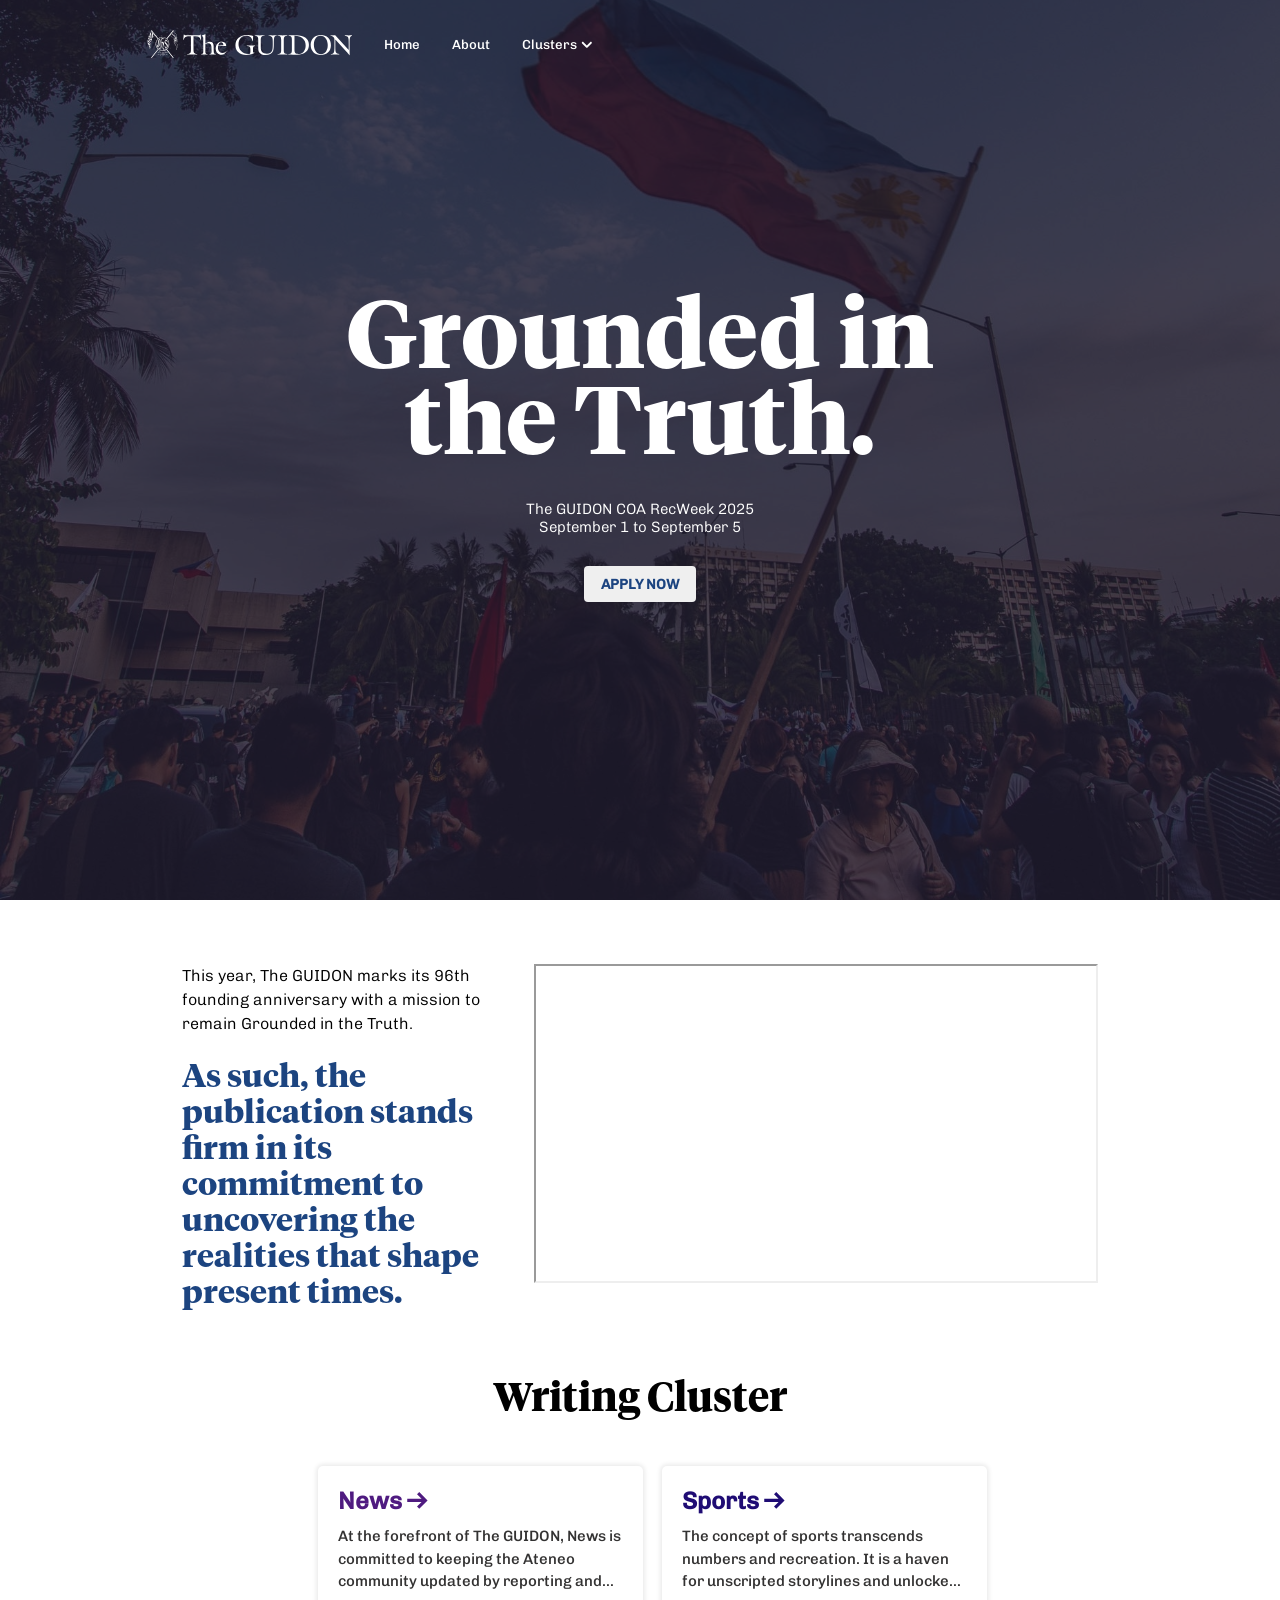
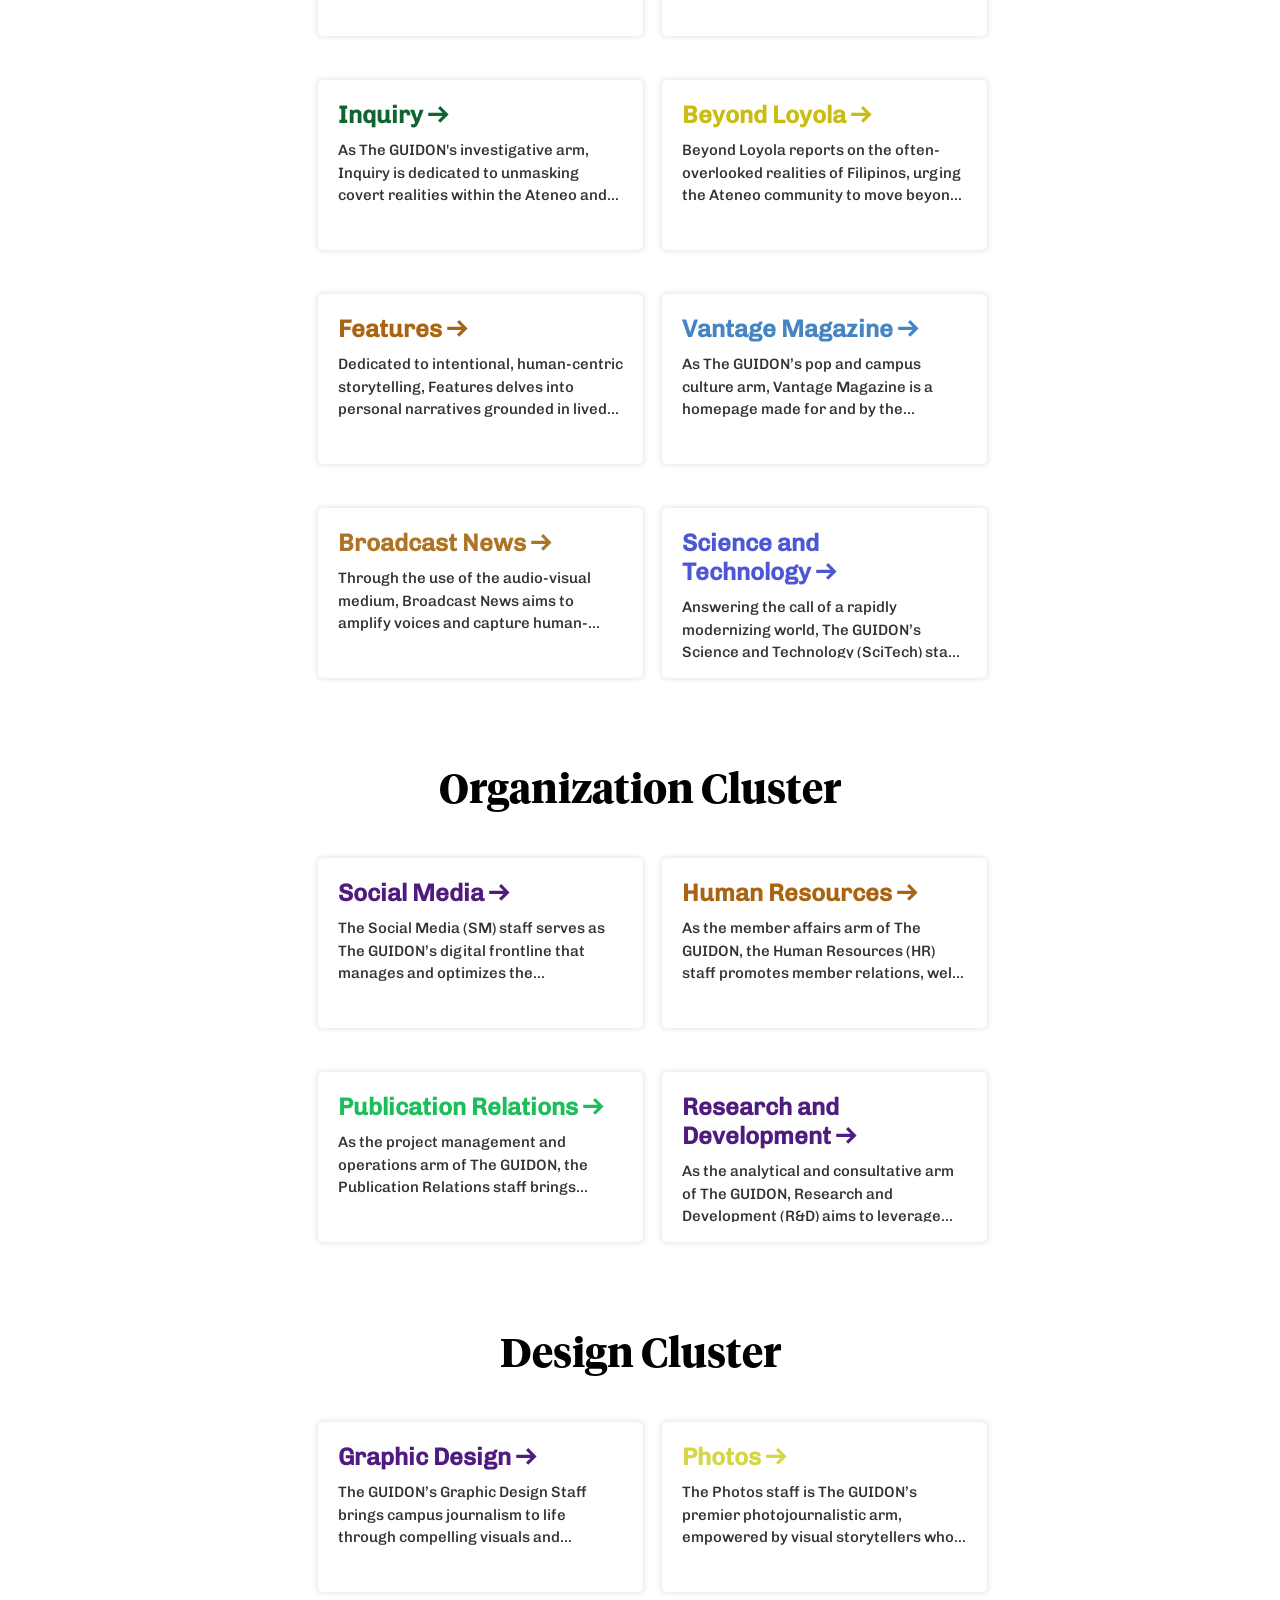
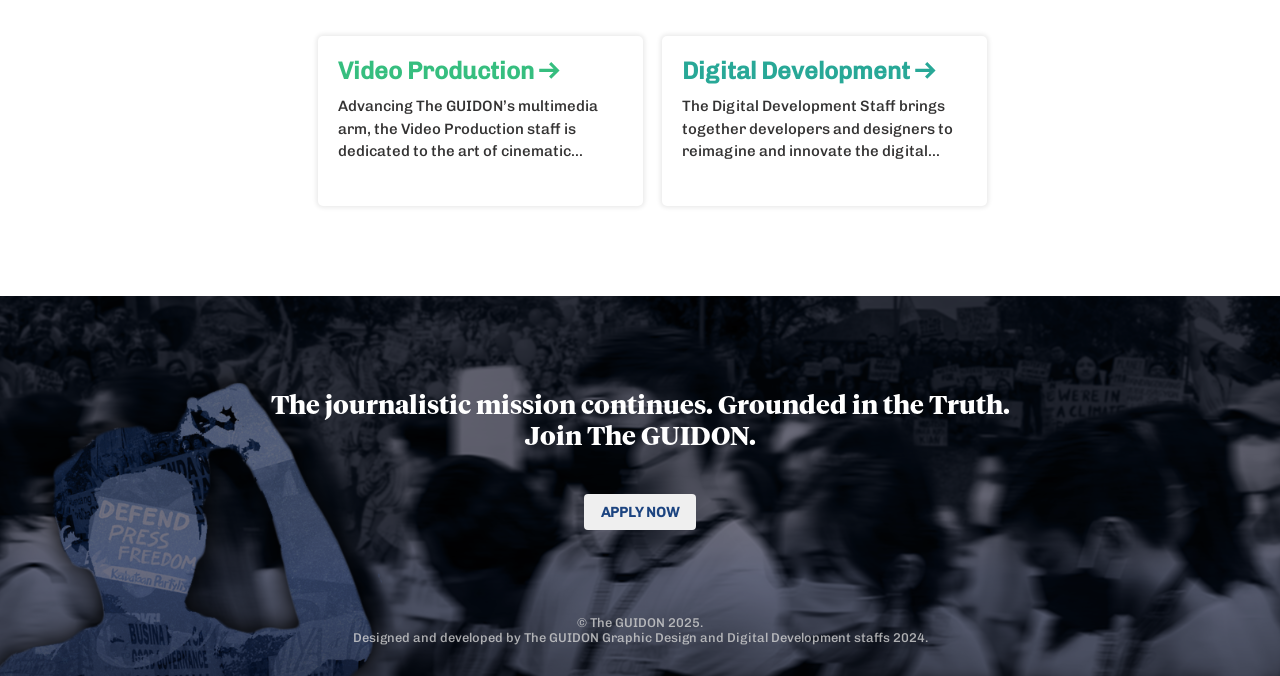
<file: index.html>
<!DOCTYPE html>
<html lang="en">
<head>
    <meta charset="UTF-8">
    <meta name="viewport" content="width=device-width, initial-scale=1.0">
    <title>Join the Guidon</title>
    <link rel="stylesheet" charset="UTF-8" href="styles/guidon.css">
    <script src="scripts/navbar.js"></script>
    <script src="scripts/carousel_bg.js"></script>
</head>

<body>
    <nav class="navbar">
        <a class="navbar-logo" href="#"></a>
        <div class="navbar-links">
            <a class="navbar-home" href="#"> Home </a>
            <a class="navbar-about"> About </a>
            <a class="navbar-clusters"> Clusters <img src="images/drop-down.svg"> </a>
        </div>
        <button> APPLY NOW </button>
    </nav>
    
    <header> 
        <img class="carousel-bg" src="images/bg0.jpg">
        <img class="carousel-bg" src="images/bg1.jpg">
        <img class="carousel-bg" src="images/bg2.jpg">
        <img class="carousel-bg" src="images/bg3.jpg">
        <img class="carousel-bg" src="images/bg4.jpg">
        <img class="carousel-bg" src="images/bg5.jpg">
        <div class="carousel-filter"></div>

        <div class="header-text">
            <h1> Grounded in the Truth. </h1> 
            <div class="header-info"> 
                <p> The GUIDON COA RecWeek 2025</p>
                <p> September 1 to September 5 </p>
             </div>
             <button> APPLY NOW </button>
        </div>
    </header>

    <main> 
        <section class="container-intro"> 
            <blockquote>
                <p> This year, The GUIDON marks its 96th founding anniversary with a mission to remain Grounded in the Truth. </p>
                <h1> As such, the publication stands firm in its commitment to uncovering the realities that shape present times. </h1>
            </blockquote>
            <iframe id="intro-video" src="https://drive.google.com/file/d/1VMAQVI6cZcUE5ozHxGQJJK94k5BQRbk-/preview" allow="autoplay"></iframe>
        </section>

        <section class="container-allClusters">
            <section id="writingCluster" class="">
                <h1> Writing Cluster </h1> 
                <section class="container-cluster"> 
                    <section> 
                        <a>
                            <h2 style="color: rgb(79, 27, 128)"> News 
                                <svg class="arrow" width="21" height="17">
                                    <path id="Vector" fill-rule="evenodd" clip-rule="evenodd" d="M12.2466 16.7533L20.5723 8.42771L12.2466 0.102128L10.0265 2.3222L14.5621 6.85836L0.24486 6.85806L0.245436 9.99791L14.5618 9.99791L10.0265 14.5332L12.2466 16.7533Z"
                                    fill="rgb(79, 27, 128)"></path>
                                </svg>
                            </h2>
                            <p>
                                At the forefront of The GUIDON, News is committed to keeping the Ateneo community updated by reporting and documenting all relevant events and issues within the Higher Education undergraduate community.
                                Writing for News entails unraveling the truth behind pressing campus concerns through print and online stories. Through multimedia outputs, News aims to reach a wider audience and ensure that every story
                                is amplified and valued. In service of all Ateneo sectors, News staffers are expected to think critically and creatively to produce newsworthy content without compromising quality, accuracy, and journalistic 
                                ethics. Above all, News staffers must be proactive and quick on their feet when pursuing possible stories. 
                            </p>
                        </a>
                    </section>
                    <section> 
                        <a>
                            <h2 style="color: rgb(31, 12, 116)"> Sports
                                <svg class="arrow" width="21" height="17">
                                    <path id="Vector" fill-rule="evenodd" clip-rule="evenodd" d="M12.2466 16.7533L20.5723 8.42771L12.2466 0.102128L10.0265 2.3222L14.5621 6.85836L0.24486 6.85806L0.245436 9.99791L14.5618 9.99791L10.0265 14.5332L12.2466 16.7533Z"
                                    fill="rgb(31, 12, 116)"></path>
                                </svg>     
                            </h2>
                            <p>
                                The concept of sports transcends numbers and recreation. It is a haven for unscripted storylines and unlocked personalities, as well as a platform for athletic aspirations to materialize.
                                Grounded in the truth, the mission of The GUIDON Sports is to bring all of these mentioned elements onto the screens and broadsheets, providing its audience with engaging stories that are
                                both entertaining and relevant to the Ateneo and Philippine contexts. Beyond the final score, The GUIDON Sports is committed to spotlighting the unwavering spirit of the Blue Eagles, while
                                consistently bringing each game closer to the Ateneo community and deepening engagement in every triumph and loss.
                            </p>
                        </a>
                    </section>
                    <section> 
                        <a>
                            <h2 style="color: rgb(17, 100, 49)"> Inquiry
                                <svg class="arrow" width="21" height="17">
                                    <path id="Vector" fill-rule="evenodd" clip-rule="evenodd" d="M12.2466 16.7533L20.5723 8.42771L12.2466 0.102128L10.0265 2.3222L14.5621 6.85836L0.24486 6.85806L0.245436 9.99791L14.5618 9.99791L10.0265 14.5332L12.2466 16.7533Z" 
                                    fill="rgb(17, 100, 49)"></path>
                                </svg>  </h2>
                            <p> 
                                As The GUIDON's investigative arm, Inquiry is dedicated to unmasking covert realities within the Ateneo and Katipunan. The staff seeks to bring prevalent, deep-rooted, and sociopolitical
                                phenomena closer to the Atenean sensibility through data-driven stories supported by humanized narratives. With the goal of delving deeper into the truths, Inquiry staffers must be dauntless 
                                in probing and writing critical stories that concern the Ateneo community. To uphold accuracy and capture the nuances of complex issues, they must aspire to be effective writers grounded
                                in meticulous research, in-depth analysis, and empathetic storytelling.
                            </p>
                        </a>
                    </section>
                    <section> 
                        <a>
                            <h2 style="color: rgb(201, 189, 19)"> Beyond Loyola 
                                <svg class="arrow" width="21" height="17">
                                    <path id="Vector" fill-rule="evenodd" clip-rule="evenodd" d="M12.2466 16.7533L20.5723 8.42771L12.2466 0.102128L10.0265 2.3222L14.5621 6.85836L0.24486 6.85806L0.245436 9.99791L14.5618 9.99791L10.0265 14.5332L12.2466 16.7533Z" 
                                    fill="rgb(201, 189, 19)"></path>
                                </svg>   
                            </h2>
                            <p>
                                Beyond Loyola reports on the often-overlooked realities of Filipinos, urging the Ateneo community to move beyond academic boundaries in the pursuit of truth. In doing so, the staff seeks to 
                                spark outward-looking discourse on Philippine culture, society, politics, and economics. Through meaningful engagement with these issues, Beyond Loyola upholds critical analysis, social awareness, and
                                timely reportage, aiding Filipinos, including Ateneans, to understand their role within both local and global contexts.
                            </p>
                        </a>
                    </section>
                    <section> 
                        <a>
                            <h2 style="color: rgb(170, 99, 17)"> Features
                                <svg class="arrow" width="21" height="17">
                                    <path id="Vector" fill-rule="evenodd" clip-rule="evenodd" d="M12.2466 16.7533L20.5723 8.42771L12.2466 0.102128L10.0265 2.3222L14.5621 6.85836L0.24486 6.85806L0.245436 9.99791L14.5618 9.99791L10.0265 14.5332L12.2466 16.7533Z" 
                                    fill="rgb(170, 99, 17)"></path>
                                </svg>   
                             </h2>
                            <p>
                                Dedicated to intentional, human-centric storytelling, Features delves into personal narratives grounded in lived experiences and sociopolitical realities. In their pursuit of truth, its staffers 
                                aim to humanize society’s cultural phenomena and trending stories through creative and impactful storytelling. The staff boldly challenges oppressive structures by bringing underrepresented and 
                                sidelined identities to the forefront of public discourse.
                            </p>
                        </a>
                    </section>
                    <section> 
                        <a>
                            <h2 style="color: rgb(69, 133, 194)"> Vantage Magazine 
                                <svg class="arrow" width="21" height="17">
                                    <path id="Vector" fill-rule="evenodd" clip-rule="evenodd" d="M12.2466 16.7533L20.5723 8.42771L12.2466 0.102128L10.0265 2.3222L14.5621 6.85836L0.24486 6.85806L0.245436 9.99791L14.5618 9.99791L10.0265 14.5332L12.2466 16.7533Z" 
                                    fill="rgb(69, 133, 194)"></path>
                                </svg>   
                            </h2>
                            <p>
                                As The GUIDON’s pop and campus culture arm, Vantage Magazine is a homepage made for and by the Atenean. The staff highlights the vibrancy of student life and local culture within and beyond Katipunan 
                                by covering the latest trends in food, film, music, and the arts. Tapping into the endless potential of digital storytelling through engaging multimedia content, we take journalism into the 21st century—away 
                                from pretense and towards accessibility. The online magazine is committed to becoming the go-to source for compelling stories, inviting discussions, and imaginative pieces on entertainment, Atenean lifestyle, 
                                and human narratives. With a balance of creative expression and journalistic integrity, Vantage Magazine is a platform that recognizes and celebrates the evolving Atenean identity.
                            </p>
                        </a>
                    </section>
                    <section> 
                        <a>
                            <h2 style="color: rgb(173, 115, 39)"> Broadcast News 
                                <svg class="arrow" width="21" height="17">
                                    <path id="Vector" fill-rule="evenodd" clip-rule="evenodd" d="M12.2466 16.7533L20.5723 8.42771L12.2466 0.102128L10.0265 2.3222L14.5621 6.85836L0.24486 6.85806L0.245436 9.99791L14.5618 9.99791L10.0265 14.5332L12.2466 16.7533Z" 
                                    fill="rgb(173, 115, 39)"></path>
                                </svg>   
                            </h2>
                            <p> 
                                Through the use of the audio-visual medium, Broadcast News aims to amplify voices and capture human-centric stories ranging from interesting phenomena to relevant social issues. In its pursuit of innovative forms 
                                of storytelling, the staff produces voiceover reports, explainers, interview series, live coverages, short-form content, and documentaries. As the face and voice of The GUIDON’s on-screen appearances, the staff’s 
                                work is highly collaborative with the other staffs in the publication. Its reporters are trained to become holistic storytellers through writing scripts, editing media outputs, interviewing key experts, and reporting 
                                on breaking stories within and beyond the Ateneo.
                            </p>
                        </a>
                    </section> 
                    <section> 
                        <a>
                            <h2 style="color: rgb(77, 86, 211)"> Science and </h2>
                            <h2 style="color: rgb(77, 86, 211); margin-top: -10px" > Technology 
                                <svg class="arrow" width="21" height="17">
                                    <path id="Vector" fill-rule="evenodd" clip-rule="evenodd" d="M12.2466 16.7533L20.5723 8.42771L12.2466 0.102128L10.0265 2.3222L14.5621 6.85836L0.24486 6.85806L0.245436 9.99791L14.5618 9.99791L10.0265 14.5332L12.2466 16.7533Z" 
                                    fill="rgb(77, 86, 211)"></path>
                                </svg>   
                            </h2>
                            <p> 
                                Answering the call of a rapidly modernizing world, The GUIDON’s Science and Technology (SciTech) staff brings science communication to the forefront of local and campus-based journalism. As the publication’s 
                                scientific arm, SciTech focuses on relevant scientific, digital, medical, academic, and environmental trends, as well as their implications on the community within and outside of the Ateneo’s contexts. 
                                The section is dedicated to establishing itself as one of the leading sources of science information and news as they unfold in the Atenean’s lived realities. Staffers brave the technical nature of science writing, 
                                translating complex and pressing issues into clear and compelling stories that resonate and empower readers.
                            </p>
                        </a>
                    </section>
                </section>
            </section>

            <section id="organizationCluster">
                <h1> Organization Cluster </h1>
                <section class="container-cluster">  
                    <section> 
                        <a>
                            <h2 style="color: rgb(79, 27, 128)"> Social Media 
                                <svg class="arrow" width="21" height="17">
                                    <path id="Vector" fill-rule="evenodd" clip-rule="evenodd" d="M12.2466 16.7533L20.5723 8.42771L12.2466 0.102128L10.0265 2.3222L14.5621 6.85836L0.24486 6.85806L0.245436 9.99791L14.5618 9.99791L10.0265 14.5332L12.2466 16.7533Z" 
                                    fill="rgb(79, 27, 128)"></path>
                                </svg>   
                            </h2>
                            <p>
                                The Social Media (SM) staff serves as The GUIDON’s digital frontline that manages and optimizes the publication’s presence across all its platforms: The GUIDON, GUIDON Sports, and Vantage Magazine. SM oversees 
                                the release and scheduling of posts, helps maintain the quality and accuracy of digital content, and ensures consistency across all The GUIDON platforms. Beyond day-to-day management, SM monitors platform trends 
                                and performance data to provide actionable insights that guide the publication’s digital growth. By analyzing what resonates with audiences, SM helps writers, designers, and editors extend their reach and impact online.
                            </p>
                        </a>
                    </section>
                    <section> 
                        <a>
                            <h2 style="color: rgb(170, 99, 17)"> Human Resources 
                                <svg class="arrow" width="21" height="17">
                                    <path id="Vector" fill-rule="evenodd" clip-rule="evenodd" d="M12.2466 16.7533L20.5723 8.42771L12.2466 0.102128L10.0265 2.3222L14.5621 6.85836L0.24486 6.85806L0.245436 9.99791L14.5618 9.99791L10.0265 14.5332L12.2466 16.7533Z" 
                                    fill="rgb(170, 99, 17)"></path>
                                </svg>   
                            </h2>
                            <p>
                                As the member affairs arm of The GUIDON, the Human Resources (HR) staff promotes member relations, well-being, and development by leading collaborative internal initiatives. HR ensures that every member of the publication is 
                                supported in their growth through training and feedback systems and member integration programs. With the aim of cultivating an inclusive and conducive working environment, the staff spearheads projects that strengthen camaraderie 
                                and uphold the publication’s people-centric culture.
                            </p>
                        </a>
                    </section>
                    <section> 
                        <a>
                            <h2 style="color: rgb(28, 190, 90)"> Publication Relations 
                                <svg class="arrow" width="21" height="17">
                                    <path id="Vector" fill-rule="evenodd" clip-rule="evenodd" d="M12.2466 16.7533L20.5723 8.42771L12.2466 0.102128L10.0265 2.3222L14.5621 6.85836L0.24486 6.85806L0.245436 9.99791L14.5618 9.99791L10.0265 14.5332L12.2466 16.7533Z" 
                                    fill="rgb(28, 190, 90)"></path>
                                </svg>   
                            </h2>
                            <p>
                               As the project management and operations arm of The GUIDON, the Publication Relations staff brings forward the publication's advocacies to different sectors and communities within and outside the University. 
                               The staff works toward expanding The GUIDON's impact through the ideation and execution of projects, the cultivation of sustainable external and internal relations, and the efficient circulation and archival of the publication's issues. 
                               As the project management and external relations arm of The GUIDON, the Externals staff brings forward the publication’s advocacies to different sectors and communities within and outside the University. 
                               We work toward expanding The GUIDON’s reach and impact through the ideation and execution of projects, the establishment of sustainable external relations, and the efficient circulation and archival of the publication’s issues.
                            </p>
                        </a>
                    </section> 
                    <section> 
                        <a>
                            <h2 style="color: rgb(79, 27, 128)"> Research and Development
                                <svg class="arrow" width="21" height="17">
                                    <path id="Vector" fill-rule="evenodd" clip-rule="evenodd" d="M12.2466 16.7533L20.5723 8.42771L12.2466 0.102128L10.0265 2.3222L14.5621 6.85836L0.24486 6.85806L0.245436 9.99791L14.5618 9.99791L10.0265 14.5332L12.2466 16.7533Z" 
                                    fill="rgb(79, 27, 128)"></path>
                                </svg>    </h2>
                            <p>
                                As the analytical and consultative arm of The GUIDON, Research and Development (R&D) aims to leverage data for the improvement of internal processes within the organization. 
                                R&D develops data-driven solutions that support The GUIDON by collecting and analyzing both quantitative and qualitative data on issues within and beyond the publication. 
                                R&D staffers are expected to be inquisitive and understanding of data and its implications, and most importantly, compassionate towards the people behind the numbers that they calculate.
                            </p>
                        </a>
                    </section>
                </section>
            </section>

            <section id="designCluster">
                <h1> Design Cluster </h1> 
                <section class="container-cluster"> 
                    <section> 
                        <a>
                            <h2 style="color: rgb(79, 27, 128)"> Graphic Design
                                <svg class="arrow" width="21" height="17">
                                    <path id="Vector" fill-rule="evenodd" clip-rule="evenodd" d="M12.2466 16.7533L20.5723 8.42771L12.2466 0.102128L10.0265 2.3222L14.5621 6.85836L0.24486 6.85806L0.245436 9.99791L14.5618 9.99791L10.0265 14.5332L12.2466 16.7533Z" 
                                    fill="rgb(79, 27, 128)"></path>
                                </svg>    </h2>
                            <p>
                               The GUIDON’s Graphic Design Staff brings campus journalism to life through compelling visuals and empowering pieces that connect deeply with the hearts and minds of the audience. Playing a pivotal role in multimedia journalism, 
                               illustrators and layout artists craft dynamic broadsheets, illustrations, and graphics to complement and reinforce the publication’s vision of truth-centered storytelling. They are committed to thoughtful and impactful visual 
                               communication that informs, empowers, and resonates beyond words across print or digital platforms. The Graphic Design staff aims to capture present-day stories within and outside of the Ateneo’s confines through illustrations, 
                               layout design, and other visual content. In collaboration with the rest of the publication, the staff is in charge of creating dynamic press broadsheets and diverse multimedia graphics. As visual storytellers, the Graphic Design staff 
                               has the duty to connect with The GUIDON’s readers beyond words, whether in print or online.
                            </p>
                        </a>
                    </section>
                    <section> 
                        <a>
                            <h2 style="color: rgb(212, 214, 69)"> Photos 
                                <svg class="arrow" width="21" height="17">
                                    <path id="Vector" fill-rule="evenodd" clip-rule="evenodd" d="M12.2466 16.7533L20.5723 8.42771L12.2466 0.102128L10.0265 2.3222L14.5621 6.85836L0.24486 6.85806L0.245436 9.99791L14.5618 9.99791L10.0265 14.5332L12.2466 16.7533Z" 
                                    fill="rgb(212, 214, 69)"></path>
                                </svg>   
                            </h2>
                            <p>
                                The Photos staff is The GUIDON’s premier photojournalistic arm, empowered by visual storytellers who aspire to shed light on today’s social realities. Their photographs capture the human experience, bringing the truth to life. 
                                Alongside the Design Cluster, the staff plays an integral role in visually engaging the audience through purposeful and skillful photography that documents Ateneo culture and timely issues beyond the campus walls. 
                                Ultimately, the Photos staff aims to be at the forefront of student journalism by amplifying the stories of communities within and beyond Ateneo. They fulfill this responsibility by being human-centric photojournalists 
                                who use creative and impactful visual storytelling to chronicle events relevant to the community.
                            </p>
                        </a>
                    </section>
                    <section> 
                        <a>
                            <h2 style="color: rgb(54, 190, 127)"> Video Production 
                                <svg class="arrow" width="21" height="17">
                                    <path id="Vector" fill-rule="evenodd" clip-rule="evenodd" d="M12.2466 16.7533L20.5723 8.42771L12.2466 0.102128L10.0265 2.3222L14.5621 6.85836L0.24486 6.85806L0.245436 9.99791L14.5618 9.99791L10.0265 14.5332L12.2466 16.7533Z" 
                                    fill="rgb(54, 190, 127)"></path>
                                </svg>   
                            </h2>
                            <p>
                                Advancing The GUIDON’s multimedia arm, the Video Production staff is dedicated to the art of cinematic storytelling through creating storyboards and producing videos. Grounded in the realities faced within and beyond the Ateneo community, 
                                the staff aims to deliver impactful narratives and well-curated content through unfiltered documentation of the truth in video form. Through the collaboration of Content Strategists and Technical Producers, the Video Production staff carefully 
                                crafts narratives from a wide range of perspectives alongside their fellow writers, photographers, and designers. Moreover, they elevate visual storytelling by integrating cinematography and videography techniques to bring depth to each story they tell.
                            </p>
                        </a>
                    </section> 
                    <section> 
                        <a>
                            <h2 style="color: rgb(40, 168, 151)"> Digital Development
                                <svg class="arrow" width="21" height="17">
                                    <path id="Vector" fill-rule="evenodd" clip-rule="evenodd" d="M12.2466 16.7533L20.5723 8.42771L12.2466 0.102128L10.0265 2.3222L14.5621 6.85836L0.24486 6.85806L0.245436 9.99791L14.5618 9.99791L10.0265 14.5332L12.2466 16.7533Z" 
                                    fill="rgb(40, 168, 151)"></path>
                                </svg>   
                            </h2>
                            <p>
                                The Digital Development Staff brings together developers and designers to reimagine and innovate the digital presence of campus journalism. Through innovative and dynamic interactives, the staff transforms stories into impactful and immersive experiences. 
                                The staff works closely with writers, photographers, and designers to craft modern, creative, and collaborative digital solutions that elevate real-life narratives and push the boundaries of multimedia storytelling. 
                            </p>
                        </a>
                    </section>
                </section>
            </section>
        </section>
    </main>

    <footer class="footer">
        <div> 
            <div id="footer-message">
                <h1> The journalistic mission continues. Grounded in the Truth. </h1>
                <h1> Join The GUIDON. </h1>
            </div>
            <button> APPLY NOW </button>
        </div>
        <div id="footer-credits">
            <p> © The GUIDON 2025.</p>
            <p> Designed and developed by The GUIDON Graphic Design and Digital Development staffs 2024.</p>
        </div>
    </footer>
</body>

</html>
</file>
<file: styles/guidon.css>
:root {
  --primary-theme-color: rgb(28, 68, 128);
  --font-chivo-medium: "chivo-medium";
  --font-chivo-regular: "chivo-regular";
  --font-tiempos-headline: "tiempos-headline";
}

/* Reset */
* {
  margin: 0;
  padding: 0;
  font-family: var(--font-chivo-medium);
}

/* Font imports */
@font-face {
  font-family: chivo-medium;
  src: url("../fonts/Chivo-Medium.ttf");
}

@font-face {
  font-family: chivo-regular;
  src: url("../fonts/Chivo-Light.ttf");
}

@font-face {
  font-family: tiempos-headline;
  font-weight: 600;
  src: url("../fonts/tiempos-headline-s.p.otf");
}

/* Global */
html,
body {
  scroll-behavior: smooth;
}

/* Navbar */
.navbar {
  position: fixed;
  display: flex;
  align-items: center;
  justify-content: center;
  gap: 2rem;
  width: 100%;
  height: 5.5rem;
  box-sizing: border-box;
  transition: background-color 0.5s ease-in-out, opacity 0.5s ease-in-out;
}

.navbar > button {
  margin-left: 0;
  flex-shrink: 0;
  visibility: hidden;
}

.navbar-logo {
  background: url("../images/logo-short-white.svg") no-repeat center;
  background-size: cover;
  aspect-ratio: 612/662;
  width: 3rem;
  flex-shrink: 0;
}

.navbar-bg {
  background-color: var(--primary-theme-color);
}

.navbar-bg > button {
  visibility: visible;
}

.navbar-links {
  display: flex;
  gap: 2rem;
  flex: 0;
}

.navbar-links a {
  display: inline-flex;
  align-items: center;
  gap: 0.25rem;
  font-size: 0.825rem;
  text-decoration: none;
  color: white;
}

.navbar-links a:hover {
  cursor: pointer;
  text-decoration: underline;
  text-decoration-color: white;
  text-decoration-thickness: 0.0825rem;
}

/* Navbar responsive */
@media (min-width: 700px) {
  .navbar > button {
    margin-left: 6.5rem;
  }

  .navbar-logo {
    background: url("../images/logo-long-white.svg") no-repeat center;
    background-size: cover;
    aspect-ratio: 4000/600;
    width: 13rem;
  }
}

@media (min-width: 1240px) {
  .navbar > button {
    margin-left: 25rem;
  }
}

/* Header */
header {
  height: 100vh;
  text-align: center;
  align-content: center;
}

.carousel-bg {
  position: absolute;
  top: 0;
  left: 0;
  width: 100%;
  height: 100%;
  object-fit: cover;
  opacity: 0;
  transition: opacity 1.5s ease-in-out;
  z-index: -2;
}

.carousel-bg.active {
  opacity: 1;
}

.carousel-filter {
  position: absolute;
  inset: 0;
  width: 100%;
  height: 100%;
  background-color: rgba(30, 26, 46, 0.808);
  background-blend-mode: overlay;
  background-size: cover;
  background-position: center;
  background-repeat: no-repeat;
  z-index: -1;
}

.header-text {
  display: flex;
  flex-direction: column;
  align-items: center;
  z-index: 2;
}

.header-text > h1 {
  font-family: var(--font-tiempos-headline);
  font-size: 2.5rem;
  line-height: 2.5rem;
  color: white;
}

.header-text > div {
  font-size: 1.25rem;
}

.header-info {
  padding: 1.875rem;
  color: white;
}

.header-info > p {
  font-family: var(--font-chivo-regular);
  font-size: 0.9375rem;
}

/* Header responsive */
@media (min-width: 700px) {
  .header-text {
    padding: 0 16%;
    row-gap: 1.5rem;
  }

  .header-text > h1 {
    font-size: 4.5rem;
    line-height: 0.9;
  }
}

@media (min-width: 1240px) {
  .header-text {
    padding: 0 22%;
    row-gap: 0;
  }

  .header-text > h1 {
    font-size: 6rem;
  }
}

/* Main */
main {
  padding: 0 12%;
}

/* Intro container */
.container-intro {
  display: flex;
  flex-direction: column;
  align-items: center;
  margin: 2.5rem 0 5rem;
}

.container-intro > blockquote {
  width: 20rem;
  text-align: left;
  margin-bottom: 4rem;
}

.container-intro > blockquote > p {
  font-family: var(--font-chivo-regular);
  font-size: 1rem;
  margin-bottom: 1.25rem;
  line-height: 1.5rem;
}

.container-intro > blockquote > h1 {
  font-family: var(--font-tiempos-headline);
  font-size: 1.25rem;
  line-height: 1.75rem;
  color: var(--primary-theme-color);
}

#intro-video {
  width: 20rem;
  aspect-ratio: 16/9;
  flex-shrink: 0;
  display: block;
}

/* Intro responsive */
@media (min-width: 700px) {
  .container-intro {
    flex-direction: row;
    align-items: flex-start;
    justify-content: center;
    max-width: 62.5rem; 
    margin: 0 auto;    
    margin-top: 4rem
}

  .container-intro > blockquote {
    flex-shrink: 0;
    width: 15rem;
  }

  .container-intro > blockquote p {
    margin-bottom: 1.5rem;
  }

  .container-intro > blockquote > h1 {
    font-size: 1.5rem;
    line-height: 2.25rem;
  }

  #intro-video {
    width: 26.5rem;
  }
}

@media (min-width: 1240px) {
  .container-intro {
    max-width: 62.5rem;
    column-gap: 2rem;
  }

  .container-intro > blockquote {
    width: 20rem;
  }

  .container-intro > blockquote > h1 {
    font-size: 2rem;
  }

  #intro-video {
    width: 35rem;
  }
}

/* Cluster containers */
.container-allClusters > section > h1 {
  display: grid;
  justify-content: center;
  text-align: center;
  font-family: var(--font-tiempos-headline);
  font-size: 2.5rem;
}

.container-cluster {
  display: grid;
  grid-template-columns: repeat(auto-fit, 20rem);
  justify-content: center;
  gap: 1.5rem;
  width: 100%;
  margin: 2rem 0 5rem;
}

.container-cluster > section {
  display: flex;
  flex-direction: column;
  justify-content: space-between;
  width: 17.8125rem;
  height: 8.125rem;
  margin: 0.625rem;
  padding: 1.25rem;
  border-radius: 0.3125rem;
  box-shadow: 0 0 0.25rem 0.125rem rgba(0, 0, 0, 0.08);
  overflow: hidden;
  text-overflow: ellipsis;
}

.container-cluster > section > a {
  display: flex;
  flex-direction: column;
  width: 100%;
  height: 100%;
  cursor: pointer;
}

.container-cluster > section > a > h2 {
  margin-bottom: 0.625rem;
  flex-shrink: 0;
}

.container-cluster > section > a > p {
  font-size: 0.9375rem;
  line-height: 1.5;
  color: rgb(51, 50, 50);
  display: -webkit-box;
  -webkit-line-clamp: 3;
  -webkit-box-orient: vertical;
  overflow: hidden;
  text-overflow: ellipsis;
}

/* Footer */
footer {
  position: relative;
  display: flex;
  flex-direction: column;
  align-items: center;
  height: 380px;
  text-align: center;
  background: rgba(25, 15, 28, 0.562) url("../images/footer.png") center/cover
    no-repeat;
  background-blend-mode: multiply;
}

#footer-message {
  padding: 6rem 1.5rem 2.5rem;
  font-size: 0.8125rem;
  color: white;
}

#footer-message > h1 {
  font-family: var(--font-tiempos-headline);
}

#footer-credits {
  position: absolute;
  width: 100%;
  bottom: 20px;
  padding: .7rem;
  margin-top: auto;
  font-size: 0.8rem;
  color: lightgray;
  opacity: 0.8;
  left: 50%;
  transform: translateX(-50%);
}

/* Buttons */
button {
  cursor: pointer;
  height: 2rem;
  width: 5.5rem;
  font-size: 0.75rem;
  font-weight: 700;
  font-family: var(--font-chivo-medium);
  color: var(--primary-theme-color);
  border: none;
  border-radius: 4px;
}

@media (min-width: 700px) {
  button {
    height: 2.25rem;
    width: 7rem;
    font-size: 0.875rem;
  }
}
</file>
